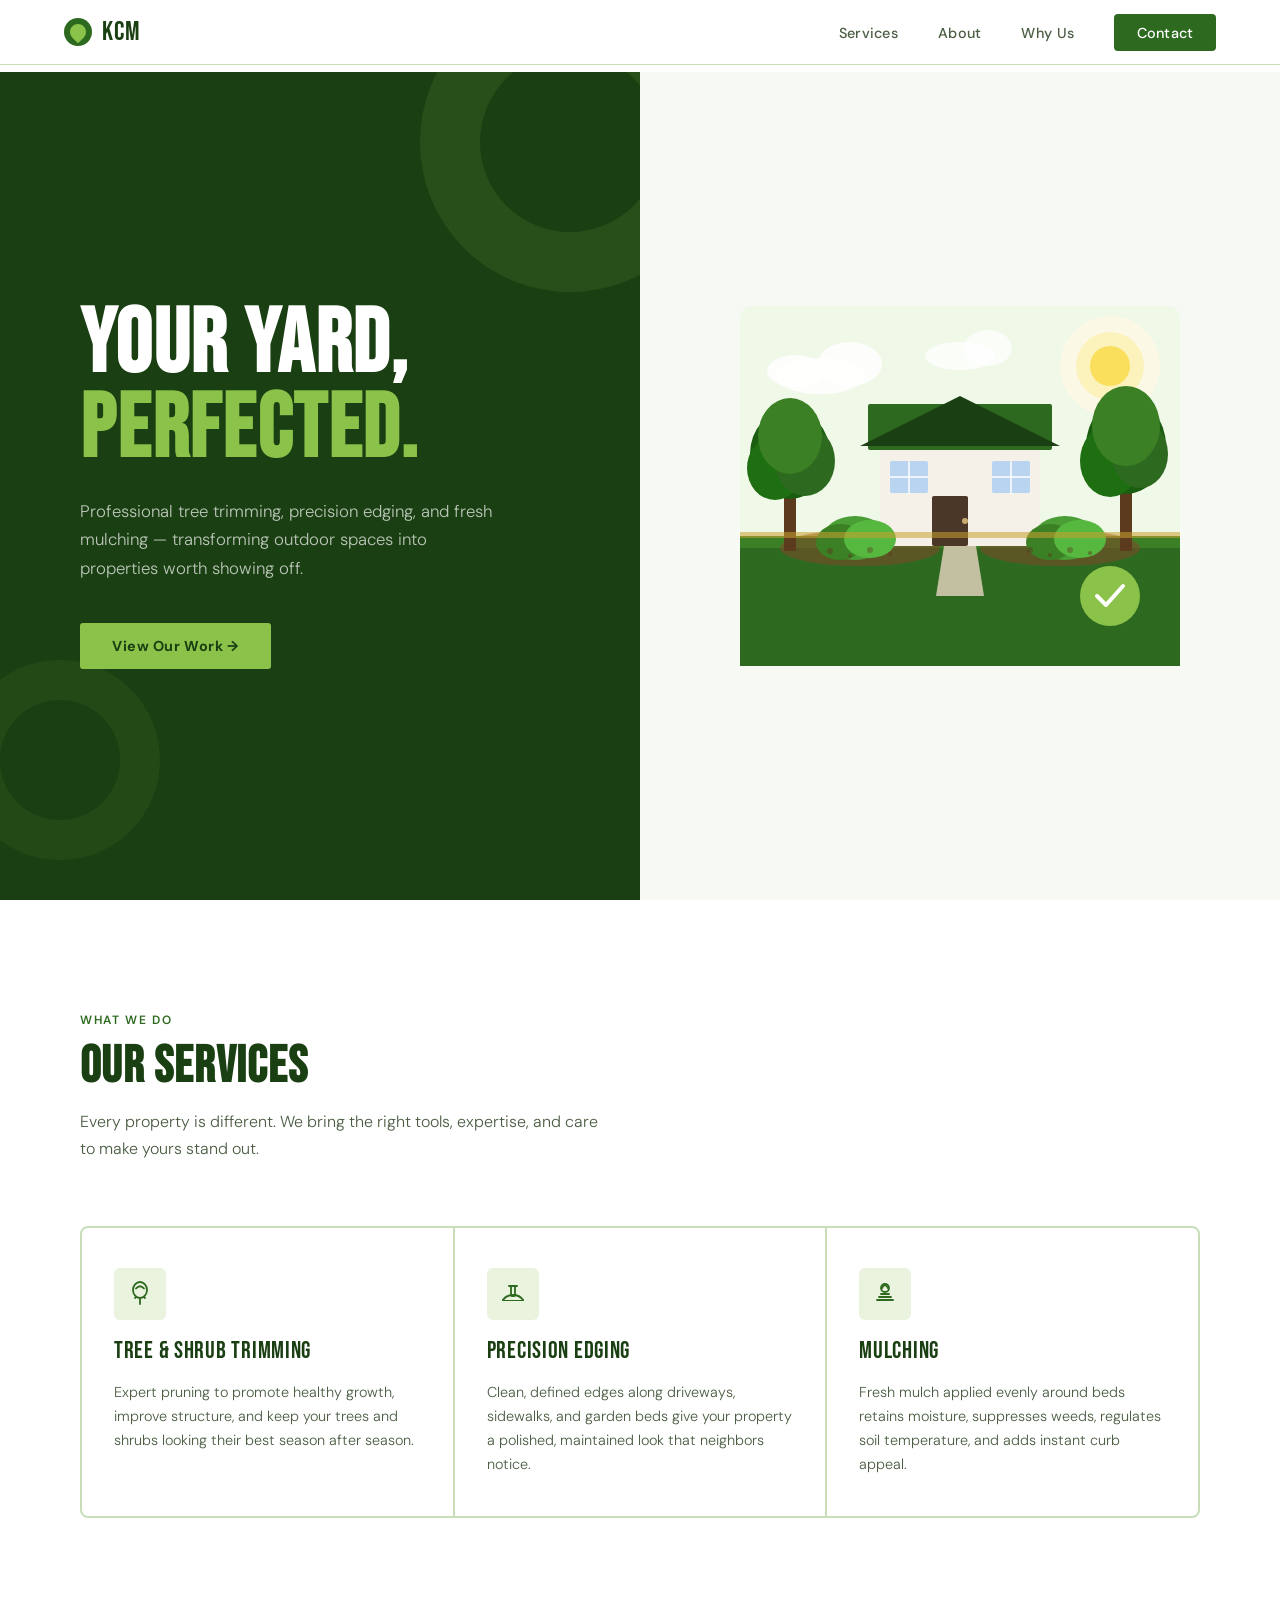
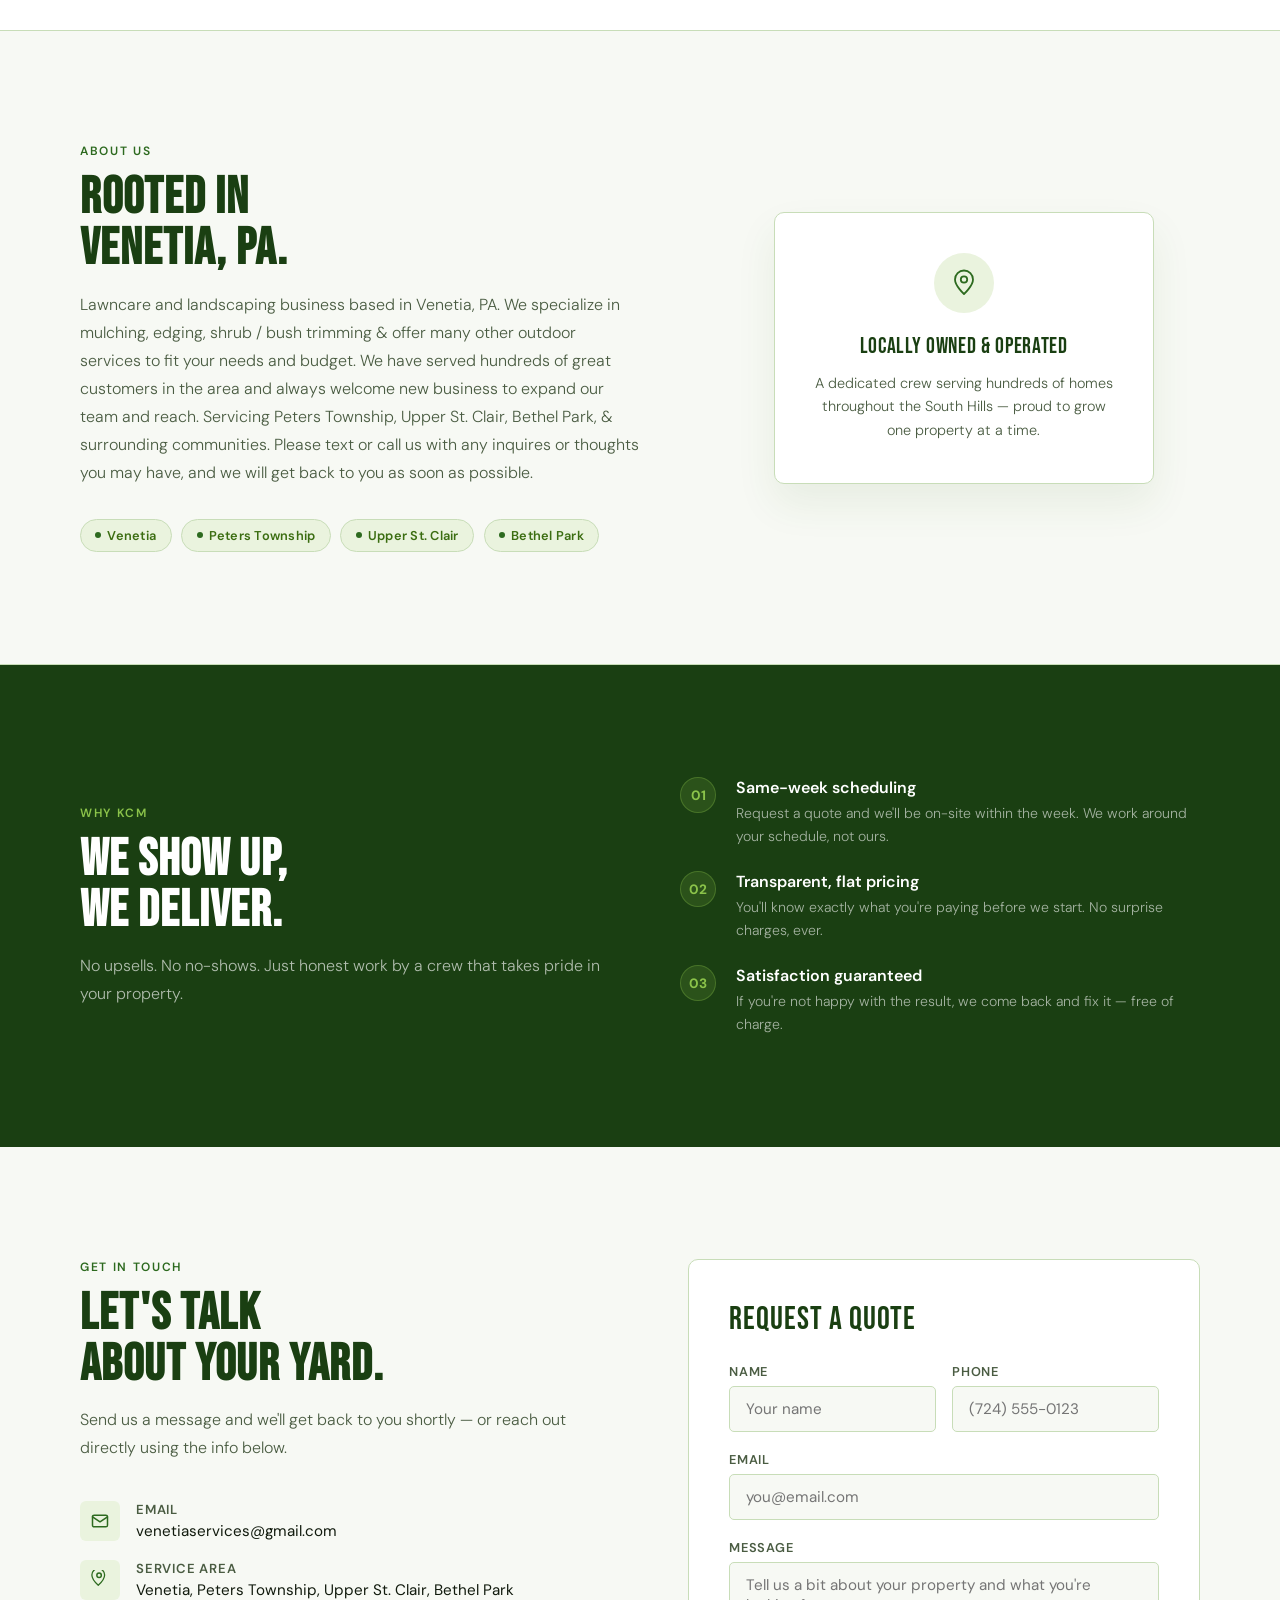
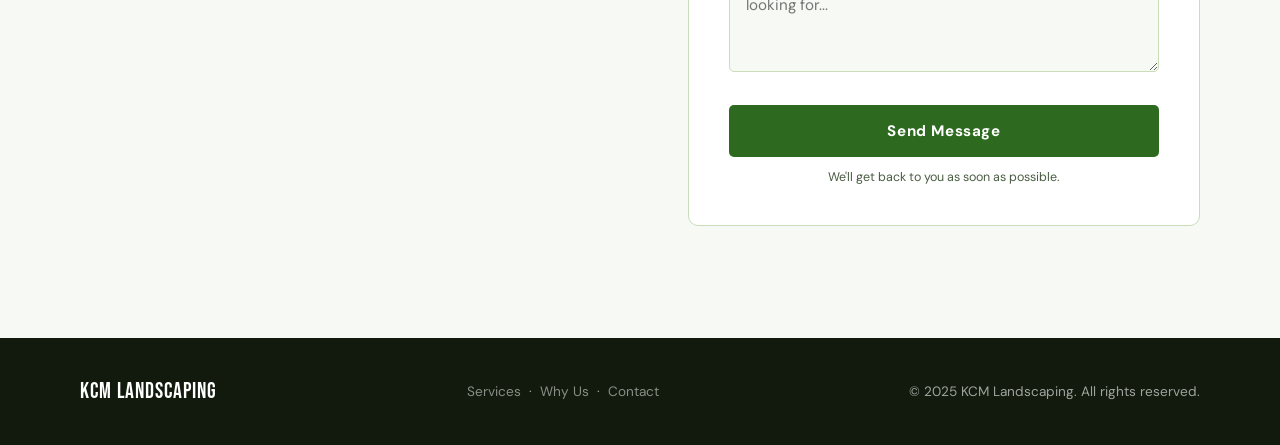
<file: index.html>
<!DOCTYPE html>
<html lang="en">
<head>
<meta charset="UTF-8">
<meta name="viewport" content="width=device-width, initial-scale=1.0">
<title>KCM Landscaping</title>
<link rel="preconnect" href="https://fonts.googleapis.com">
<link rel="preconnect" href="https://fonts.gstatic.com" crossorigin>
<link href="https://fonts.googleapis.com/css2?family=Bebas+Neue&family=DM+Sans:ital,wght@0,300;0,400;0,500;0,600;1,300&display=swap" rel="stylesheet">
<link rel="stylesheet" href="styles.css">
</head>
<body>

<!-- NAV -->
<nav>
  <div class="nav-logo">
    <span aria-hidden="true"></span>
    KCM
  </div>
  <ul class="nav-links">
    <li><a href="#services">Services</a></li>
    <li><a href="#about">About</a></li>
    <li><a href="#why">Why Us</a></li>
    <li><a href="#contact" class="nav-cta">Contact</a></li>
  </ul>
</nav>

<!-- HERO -->
<section class="hero">
  <div class="hero-left">
    <h1 class="hero-h1">Your Yard,<br><em>Perfected.</em></h1>
    <p class="hero-sub">Professional tree trimming, precision edging, and fresh mulching — transforming outdoor spaces into properties worth showing off.</p>
    <div class="hero-actions">
      <a href="#services" class="btn-primary">View Our Work →</a>
    </div>
  </div>
  <div class="hero-right">
    <div class="hero-visual">
      <div class="hero-scene">
        <!-- Landscaping scene illustration -->
        <svg class="scene-svg" viewBox="0 0 440 360" fill="none" xmlns="http://www.w3.org/2000/svg" aria-label="Lush landscaped garden illustration">
          <!-- Sky -->
          <rect width="440" height="360" fill="#f0f8e8" rx="12"/>
          <!-- Sun glow -->
          <circle cx="370" cy="60" r="50" fill="#fef9e7" opacity="0.8"/>
          <circle cx="370" cy="60" r="34" fill="#fdeea0" opacity="0.6"/>
          <circle cx="370" cy="60" r="20" fill="#f9d835" opacity="0.7"/>
          <!-- Clouds -->
          <ellipse cx="80" cy="70" rx="45" ry="18" fill="white" opacity="0.85"/>
          <ellipse cx="110" cy="58" rx="32" ry="22" fill="white" opacity="0.85"/>
          <ellipse cx="55" cy="65" rx="28" ry="16" fill="white" opacity="0.85"/>
          <ellipse cx="220" cy="50" rx="35" ry="14" fill="white" opacity="0.7"/>
          <ellipse cx="248" cy="42" rx="24" ry="18" fill="white" opacity="0.7"/>
          <!-- Ground -->
          <rect x="0" y="230" width="440" height="130" rx="0" fill="#2d6a1f"/>
          <rect x="0" y="230" width="440" height="12" fill="#3b8024" rx="0"/>
          <!-- Mulch beds -->
          <ellipse cx="120" cy="242" rx="80" ry="18" fill="#7B4B2A" opacity="0.6"/>
          <ellipse cx="320" cy="242" rx="80" ry="18" fill="#7B4B2A" opacity="0.6"/>
          <!-- House -->
          <rect x="140" y="130" width="160" height="110" fill="#f5f0e8" rx="2"/>
          <rect x="128" y="98" width="184" height="46" fill="#2d6a1f" rx="2"/>
          <!-- Roof triangle -->
          <polygon points="120,140 220,90 320,140" fill="#1a3f12"/>
          <!-- Door -->
          <rect x="192" y="190" width="36" height="50" fill="#4a3728" rx="2"/>
          <circle cx="225" cy="215" r="3" fill="#c8a96e"/>
          <!-- Windows -->
          <rect x="150" y="155" width="38" height="32" fill="#b8d4f0" rx="2"/>
          <rect x="252" y="155" width="38" height="32" fill="#b8d4f0" rx="2"/>
          <line x1="169" y1="155" x2="169" y2="187" stroke="white" stroke-width="1.5"/>
          <line x1="150" y1="171" x2="188" y2="171" stroke="white" stroke-width="1.5"/>
          <line x1="271" y1="155" x2="271" y2="187" stroke="white" stroke-width="1.5"/>
          <line x1="252" y1="171" x2="290" y2="171" stroke="white" stroke-width="1.5"/>
          <!-- Path -->
          <path d="M 204 240 L 196 290 L 244 290 L 236 240" fill="#d4c9b0" opacity="0.9"/>
          <!-- Big tree left -->
          <rect x="44" y="175" width="12" height="70" fill="#5c3a1e" rx="2"/>
          <ellipse cx="50" cy="148" rx="40" ry="45" fill="#1a5c10"/>
          <ellipse cx="35" cy="162" rx="28" ry="32" fill="#1e6e12"/>
          <ellipse cx="65" cy="155" rx="30" ry="35" fill="#2d6a1f"/>
          <ellipse cx="50" cy="130" rx="32" ry="38" fill="#3b8024"/>
          <!-- Big tree right -->
          <rect x="380" y="165" width="12" height="80" fill="#5c3a1e" rx="2"/>
          <ellipse cx="386" cy="140" rx="40" ry="48" fill="#1a5c10"/>
          <ellipse cx="370" cy="155" rx="30" ry="36" fill="#1e6e12"/>
          <ellipse cx="400" cy="148" rx="28" ry="34" fill="#2d6a1f"/>
          <ellipse cx="386" cy="120" rx="34" ry="40" fill="#3b8024"/>
          <!-- Shrubs -->
          <ellipse cx="115" cy="232" rx="32" ry="22" fill="#4a9e35"/>
          <ellipse cx="100" cy="236" rx="24" ry="18" fill="#3b8024"/>
          <ellipse cx="130" cy="233" rx="26" ry="19" fill="#56b83f"/>
          <ellipse cx="325" cy="232" rx="32" ry="22" fill="#4a9e35"/>
          <ellipse cx="310" cy="236" rx="24" ry="18" fill="#3b8024"/>
          <ellipse cx="340" cy="233" rx="26" ry="19" fill="#56b83f"/>
          <!-- Edging strip -->
          <rect x="0" y="226" width="440" height="6" fill="#c8a030" opacity="0.55" rx="1"/>
          <!-- Mulch dots texture -->
          <circle cx="90" cy="245" r="3" fill="#5c3a1e" opacity="0.5"/>
          <circle cx="110" cy="250" r="2" fill="#5c3a1e" opacity="0.5"/>
          <circle cx="130" cy="244" r="3" fill="#5c3a1e" opacity="0.4"/>
          <circle cx="150" cy="248" r="2" fill="#5c3a1e" opacity="0.5"/>
          <circle cx="290" cy="244" r="3" fill="#5c3a1e" opacity="0.5"/>
          <circle cx="310" cy="249" r="2" fill="#5c3a1e" opacity="0.5"/>
          <circle cx="330" cy="244" r="3" fill="#5c3a1e" opacity="0.4"/>
          <circle cx="350" cy="247" r="2" fill="#5c3a1e" opacity="0.5"/>
          <!-- Checkmark badge -->
          <circle cx="370" cy="290" r="30" fill="#8bc34a"/>
          <path d="M 357 290 L 366 299 L 383 280" stroke="white" stroke-width="4" stroke-linecap="round" stroke-linejoin="round" fill="none"/>
        </svg>
      </div>
    </div>
  </div>
</section>

<!-- SERVICES -->
<section class="services" id="services">
  <div class="section-label">What We Do</div>
  <h2 class="section-h2">Our Services</h2>
  <p class="section-sub">Every property is different. We bring the right tools, expertise, and care to make yours stand out.</p>

  <div class="services-grid">
    <!-- Tree & Shrub -->
    <div class="service-card">
      <div class="service-icon">
        <svg viewBox="0 0 28 28" fill="none" stroke="#2d6a1f" stroke-width="1.8" stroke-linecap="round" stroke-linejoin="round">
          <path d="M14 24V14"/>
          <path d="M9 18L14 14l5 4"/>
          <ellipse cx="14" cy="10" rx="7" ry="8" fill="#eaf3de" stroke="#2d6a1f"/>
          <path d="M10 8.5Q14 4 18 8.5"/>
        </svg>
      </div>
      <div class="service-name">Tree &amp; Shrub Trimming</div>
      <p class="service-desc">Expert pruning to promote healthy growth, improve structure, and keep your trees and shrubs looking their best season after season.</p>
    </div>
    <!-- Edging -->
    <div class="service-card">
      <div class="service-icon">
        <svg viewBox="0 0 28 28" fill="none" stroke="#2d6a1f" stroke-width="1.8" stroke-linecap="round" stroke-linejoin="round">
          <path d="M4 20h20"/>
          <path d="M4 20c2-3 6-5 10-5s8 2 10 5" fill="#eaf3de" stroke="#2d6a1f"/>
          <rect x="12" y="6" width="4" height="10" rx="1"/>
          <path d="M10 6h8"/>
        </svg>
      </div>
      <div class="service-name">Precision Edging</div>
      <p class="service-desc">Clean, defined edges along driveways, sidewalks, and garden beds give your property a polished, maintained look that neighbors notice.</p>
    </div>
    <!-- Mulching -->
    <div class="service-card">
      <div class="service-icon">
        <svg viewBox="0 0 28 28" fill="none" stroke="#2d6a1f" stroke-width="1.8" stroke-linecap="round" stroke-linejoin="round">
          <path d="M6 20h16M8 17h12M10 14h8"/>
          <circle cx="14" cy="8" r="4" fill="#eaf3de" stroke="#2d6a1f"/>
          <path d="M11 8c1-2 3-3 3-3s2 1 3 3"/>
        </svg>
      </div>
      <div class="service-name">Mulching</div>
      <p class="service-desc">Fresh mulch applied evenly around beds retains moisture, suppresses weeds, regulates soil temperature, and adds instant curb appeal.</p>
    </div>
  </div>
</section>

<!-- ABOUT -->
<section class="about" id="about">
  <div class="about-text">
    <div class="section-label">About Us</div>
    <h2 class="section-h2">Rooted in<br>Venetia, PA.</h2>
    <p class="about-copy">Lawncare and landscaping business based in Venetia, PA. We specialize in mulching, edging, shrub / bush trimming &amp; offer many other outdoor services to fit your needs and budget. We have served hundreds of great customers in the area and always welcome new business to expand our team and reach. Servicing Peters Township, Upper St. Clair, Bethel Park, &amp; surrounding communities. Please text or call us with any inquires or thoughts you may have, and we will get back to you as soon as possible.</p>
    <div class="about-areas">
      <span class="about-area-pill">Venetia</span>
      <span class="about-area-pill">Peters Township</span>
      <span class="about-area-pill">Upper St. Clair</span>
      <span class="about-area-pill">Bethel Park</span>
    </div>
  </div>
  <div class="about-visual">
    <div class="about-card">
      <div class="about-card-icon">
        <svg viewBox="0 0 28 28" fill="none" stroke="#2d6a1f" stroke-width="1.8" stroke-linecap="round" stroke-linejoin="round">
          <path d="M14 25s9-8.2 9-14.5A9 9 0 0 0 5 10.5C5 16.8 14 25 14 25z" fill="#eaf3de" stroke="#2d6a1f"/>
          <circle cx="14" cy="10.5" r="3.2"/>
        </svg>
      </div>
      <div class="about-card-title">Locally Owned &amp; Operated</div>
      <p class="about-card-desc">A dedicated crew serving hundreds of homes throughout the South Hills — proud to grow one property at a time.</p>
    </div>
  </div>
</section>

<!-- WHY US -->
<section class="why" id="why">
  <div class="why-left">
    <div class="section-label">Why KCM</div>
    <h2 class="section-h2">We Show Up,<br>We Deliver.</h2>
    <p class="section-sub">No upsells. No no-shows. Just honest work by a crew that takes pride in your property.</p>
  </div>
  <div class="why-features">
    <div class="why-feat">
      <div class="why-dot">01</div>
      <div>
        <div class="why-feat-title">Same-week scheduling</div>
        <p class="why-feat-desc">Request a quote and we'll be on-site within the week. We work around your schedule, not ours.</p>
      </div>
    </div>
    <div class="why-feat">
      <div class="why-dot">02</div>
      <div>
        <div class="why-feat-title">Transparent, flat pricing</div>
        <p class="why-feat-desc">You'll know exactly what you're paying before we start. No surprise charges, ever.</p>
      </div>
    </div>
    <div class="why-feat">
      <div class="why-dot">03</div>
      <div>
        <div class="why-feat-title">Satisfaction guaranteed</div>
        <p class="why-feat-desc">If you're not happy with the result, we come back and fix it — free of charge.</p>
      </div>
    </div>
  </div>
</section>

<!-- CONTACT -->
<section class="contact" id="contact">
  <div class="contact-info">
    <div class="section-label">Get In Touch</div>
    <h2 class="section-h2">Let's Talk<br>About Your Yard.</h2>
    <p class="section-sub">Send us a message and we'll get back to you shortly — or reach out directly using the info below.</p>
    <div class="contact-detail">
      <div class="contact-item">
        <div class="contact-item-icon">
          <svg viewBox="0 0 24 24" fill="none" stroke="currentColor" stroke-width="1.8" stroke-linecap="round" stroke-linejoin="round">
            <rect x="3" y="5" width="18" height="14" rx="2"/>
            <path d="M3 7l9 6 9-6"/>
          </svg>
        </div>
        <div class="contact-item-text">
          <strong>Email</strong>
          <span>venetiaservices@gmail.com</span>
        </div>
      </div>
      <div class="contact-item">
        <div class="contact-item-icon">
          <svg viewBox="0 0 24 24" fill="none" stroke="currentColor" stroke-width="1.8" stroke-linecap="round" stroke-linejoin="round">
            <path d="M14 25s9-8.2 9-14.5A9 9 0 0 0 5 10.5C5 16.8 14 25 14 25z" transform="translate(-2 -3) scale(0.85)"/>
            <circle cx="10.9" cy="6.4" r="2.7"/>
          </svg>
        </div>
        <div class="contact-item-text">
          <strong>Service Area</strong>
          <span>Venetia, Peters Township, Upper St. Clair, Bethel Park</span>
        </div>
      </div>
    </div>
  </div>

  <div class="form-card">
    <div class="form-title">Request a Quote</div>
    <form action="https://formsubmit.co/venetiaservices@gmail.com" method="POST">
      <input type="hidden" name="_subject" value="New Quote Request — KCM Landscaping Website">
      <input type="hidden" name="_template" value="table">
      <input type="hidden" name="_next" value="thank-you.html">
      <input type="text" name="_honey" class="form-honeypot" tabindex="-1" autocomplete="off">
      <div class="form-row">
        <div class="form-group">
          <label for="name">Name</label>
          <input type="text" id="name" name="Name" placeholder="Your name" required>
        </div>
        <div class="form-group">
          <label for="phone">Phone</label>
          <input type="tel" id="phone" name="Phone" placeholder="(724) 555-0123">
        </div>
      </div>
      <div class="form-group">
        <label for="email">Email</label>
        <input type="email" id="email" name="Email" placeholder="you@email.com" required>
      </div>
      <div class="form-group">
        <label for="message">Message</label>
        <textarea id="message" name="Message" placeholder="Tell us a bit about your property and what you're looking for..." required></textarea>
      </div>
      <button type="submit" class="btn-submit">Send Message</button>
      <p class="form-note">We'll get back to you as soon as possible.</p>
    </form>
  </div>
</section>


<!-- FOOTER -->
<footer>
  <div class="footer-logo">KCM Landscaping</div>
  <div><a href="#services">Services</a> &nbsp;·&nbsp; <a href="#why">Why Us</a> &nbsp;·&nbsp; <a href="#contact">Contact</a></div>
  <div>© 2025 KCM Landscaping. All rights reserved.</div>
</footer>


</body>
</html>
</file>
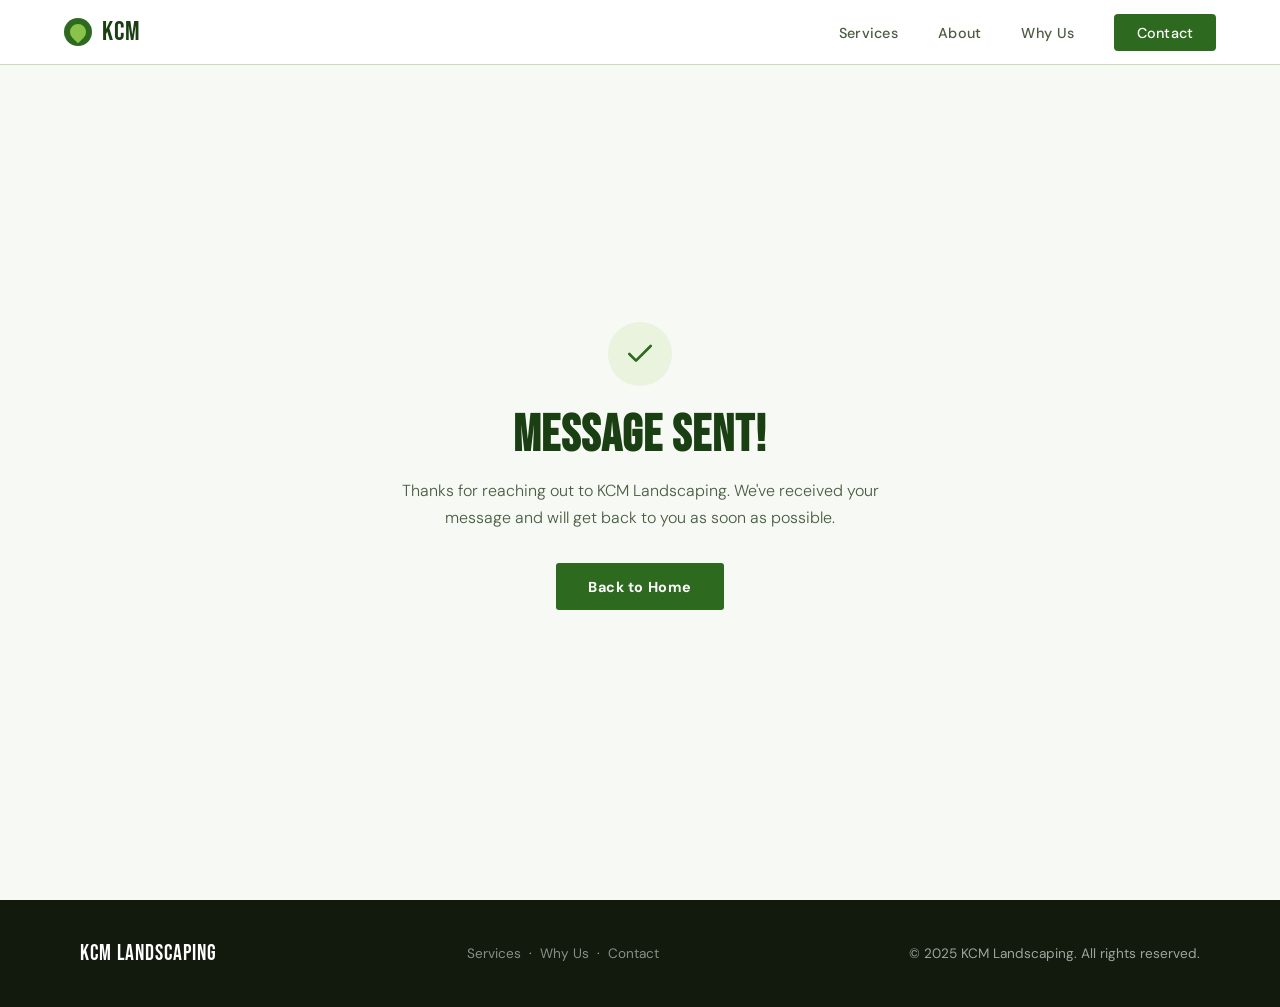
<file: thankYou.html>
<!DOCTYPE html>
<html lang="en">
<head>
<meta charset="UTF-8">
<meta name="viewport" content="width=device-width, initial-scale=1.0">
<title>Thank You | KCM Landscaping</title>
<link rel="preconnect" href="https://fonts.googleapis.com">
<link rel="preconnect" href="https://fonts.gstatic.com" crossorigin>
<link href="https://fonts.googleapis.com/css2?family=Bebas+Neue&family=DM+Sans:ital,wght@0,300;0,400;0,500;0,600;1,300&display=swap" rel="stylesheet">
<link rel="stylesheet" href="styles.css">
</head>
<body>

<!-- NAV -->
<nav>
  <div class="nav-logo">
    <span aria-hidden="true"></span>
    KCM
  </div>
  <ul class="nav-links">
    <li><a href="index.html#services">Services</a></li>
    <li><a href="index.html#about">About</a></li>
    <li><a href="index.html#why">Why Us</a></li>
    <li><a href="index.html#contact" class="nav-cta">Contact</a></li>
  </ul>
</nav>

<!-- THANK YOU -->
<section class="thanks">
  <div class="thanks-card">
    <div class="form-success-icon">
      <svg viewBox="0 0 24 24" fill="none" stroke="currentColor" stroke-width="2" stroke-linecap="round" stroke-linejoin="round">
        <path d="M20 6L9 17l-5-5"/>
      </svg>
    </div>
    <h1 class="section-h2">Message Sent!</h1>
    <p class="section-sub" style="margin: 0 auto 2rem;">Thanks for reaching out to KCM Landscaping. We've received your message and will get back to you as soon as possible.</p>
    <a href="index.html" class="btn-primary">Back to Home</a>
  </div>
</section>

<!-- FOOTER -->
<footer>
  <div class="footer-logo">KCM Landscaping</div>
  <div><a href="index.html#services">Services</a> &nbsp;·&nbsp; <a href="index.html#why">Why Us</a> &nbsp;·&nbsp; <a href="index.html#contact">Contact</a></div>
  <div>© 2025 KCM Landscaping. All rights reserved.</div>
</footer>

</body>
</html>
</file>
<file: styles.css>
*, *::before, *::after { box-sizing: border-box; margin: 0; padding: 0; }

:root {
  --green: #2d6a1f;
  --green-dark: #1a3f12;
  --green-light: #4a9e35;
  --green-pale: #eaf3de;
  --green-mid: #3b6d11;
  --white: #ffffff;
  --off-white: #f7f9f4;
  --text: #111a0d;
  --text-muted: #4a5c42;
  --accent: #8bc34a;
  --border: #c8ddb8;
}

html { scroll-behavior: smooth; }

body {
  font-family: 'DM Sans', sans-serif;
  color: var(--text);
  background: var(--white);
  overflow-x: hidden;
}

/* NAV */
nav {
  position: fixed;
  top: 0; left: 0; right: 0;
  z-index: 100;
  display: flex;
  align-items: center;
  justify-content: space-between;
  padding: 1rem 4rem;
  background: rgba(255,255,255,0.97);
  border-bottom: 1px solid var(--border);
  backdrop-filter: blur(8px);
}

.nav-logo {
  font-family: 'Bebas Neue', sans-serif;
  font-size: 1.7rem;
  letter-spacing: 0.04em;
  color: var(--green-dark);
  display: flex;
  align-items: center;
  gap: 10px;
}

.nav-logo span {
  display: inline-block;
  width: 28px; height: 28px;
  background: var(--green);
  border-radius: 50%;
  position: relative;
  flex-shrink: 0;
}

.nav-logo span::after {
  content: '';
  position: absolute;
  top: 6px; left: 6px;
  width: 16px; height: 16px;
  border-radius: 50% 50% 50% 0;
  background: var(--accent);
  transform: rotate(-45deg);
}

.nav-links {
  display: flex;
  align-items: center;
  gap: 2.5rem;
  list-style: none;
}

.nav-links a {
  text-decoration: none;
  color: var(--text-muted);
  font-size: 0.9rem;
  font-weight: 500;
  letter-spacing: 0.02em;
  transition: color 0.2s;
}

.nav-links a:hover { color: var(--green); }

.nav-cta {
  background: var(--green) !important;
  color: white !important;
  padding: 0.6rem 1.4rem;
  border-radius: 4px;
  transition: background 0.2s !important;
}

.nav-cta:hover { background: var(--green-dark) !important; }

/* HERO */
.hero {
  min-height: 100vh;
  display: grid;
  grid-template-columns: 1fr 1fr;
  padding-top: 72px;
}

.hero-left {
  background: var(--green-dark);
  padding: 6rem 4rem 6rem 5rem;
  display: flex;
  flex-direction: column;
  justify-content: center;
  position: relative;
  overflow: hidden;
}

.hero-left::before {
  content: '';
  position: absolute;
  top: -80px; right: -80px;
  width: 300px; height: 300px;
  border-radius: 50%;
  border: 60px solid rgba(139,195,74,0.12);
}

.hero-left::after {
  content: '';
  position: absolute;
  bottom: 40px; left: -40px;
  width: 200px; height: 200px;
  border-radius: 50%;
  border: 40px solid rgba(139,195,74,0.08);
}

.hero-tag {
  display: inline-flex;
  align-items: center;
  gap: 8px;
  background: rgba(139,195,74,0.15);
  border: 1px solid rgba(139,195,74,0.3);
  color: var(--accent);
  font-size: 0.78rem;
  font-weight: 600;
  letter-spacing: 0.12em;
  text-transform: uppercase;
  padding: 6px 14px;
  border-radius: 2px;
  margin-bottom: 2rem;
  width: fit-content;
}

.hero-tag::before {
  content: '';
  width: 6px; height: 6px;
  background: var(--accent);
  border-radius: 50%;
  display: inline-block;
}

.hero-h1 {
  font-family: 'Bebas Neue', sans-serif;
  font-size: clamp(4rem, 7vw, 6.5rem);
  line-height: 0.95;
  color: white;
  letter-spacing: 0.02em;
  margin-bottom: 1.5rem;
  position: relative;
  z-index: 1;
}

.hero-h1 em {
  font-style: normal;
  color: var(--accent);
}

.hero-sub {
  font-size: 1.05rem;
  color: rgba(255,255,255,0.7);
  line-height: 1.7;
  max-width: 420px;
  margin-bottom: 2.5rem;
  font-weight: 300;
  position: relative;
  z-index: 1;
}

.hero-actions {
  display: flex;
  gap: 1rem;
  flex-wrap: wrap;
  position: relative;
  z-index: 1;
}

.btn-primary {
  background: var(--accent);
  color: var(--green-dark);
  font-weight: 700;
  font-size: 0.9rem;
  letter-spacing: 0.04em;
  padding: 0.9rem 2rem;
  border: none;
  border-radius: 3px;
  cursor: pointer;
  text-decoration: none;
  display: inline-block;
  transition: background 0.2s, transform 0.15s;
}

.btn-primary:hover { background: #9ed45a; transform: translateY(-1px); }

.btn-outline {
  background: transparent;
  color: white;
  font-weight: 500;
  font-size: 0.9rem;
  padding: 0.9rem 2rem;
  border: 1px solid rgba(255,255,255,0.35);
  border-radius: 3px;
  cursor: pointer;
  text-decoration: none;
  display: inline-block;
  transition: border-color 0.2s, background 0.2s;
}

.btn-outline:hover { border-color: white; background: rgba(255,255,255,0.07); }

.hero-stats {
  display: flex;
  gap: 2.5rem;
  margin-top: 3.5rem;
  padding-top: 2rem;
  border-top: 1px solid rgba(255,255,255,0.12);
  position: relative;
  z-index: 1;
}

.stat-val {
  font-family: 'Bebas Neue', sans-serif;
  font-size: 2.2rem;
  color: var(--accent);
  line-height: 1;
  letter-spacing: 0.02em;
}

.stat-lbl {
  font-size: 0.78rem;
  color: rgba(255,255,255,0.55);
  margin-top: 4px;
  letter-spacing: 0.06em;
  text-transform: uppercase;
}

.hero-right {
  background: var(--off-white);
  display: flex;
  flex-direction: column;
  justify-content: center;
  align-items: center;
  position: relative;
  overflow: hidden;
}

.hero-visual {
  width: 100%;
  height: 100%;
  min-height: 500px;
  display: flex;
  align-items: center;
  justify-content: center;
  padding: 3rem;
  position: relative;
}

.hero-scene {
  width: 100%;
  max-width: 440px;
  position: relative;
}

/* SVG landscaping illustration */
.scene-svg {
  width: 100%;
  height: auto;
  display: block;
  border-radius: 8px;
  overflow: visible;
}

/* SERVICES */
.services {
  padding: 7rem 5rem;
  background: var(--white);
}

.section-label {
  font-size: 0.75rem;
  font-weight: 600;
  letter-spacing: 0.14em;
  text-transform: uppercase;
  color: var(--green);
  margin-bottom: 0.8rem;
}

.section-h2 {
  font-family: 'Bebas Neue', sans-serif;
  font-size: clamp(2.5rem, 4vw, 3.8rem);
  color: var(--green-dark);
  letter-spacing: 0.02em;
  line-height: 1;
  margin-bottom: 1rem;
}

.section-sub {
  font-size: 1rem;
  color: var(--text-muted);
  max-width: 520px;
  line-height: 1.7;
  margin-bottom: 4rem;
  font-weight: 300;
}

.services-grid {
  display: grid;
  grid-template-columns: repeat(3, 1fr);
  gap: 2px;
  background: var(--border);
  border: 2px solid var(--border);
  border-radius: 8px;
  overflow: hidden;
}

.service-card {
  background: var(--white);
  padding: 2.5rem 2rem;
  display: flex;
  flex-direction: column;
  gap: 1rem;
  transition: background 0.2s;
  cursor: default;
}

.service-card:hover { background: var(--green-pale); }

.service-icon {
  width: 52px; height: 52px;
  background: var(--green-pale);
  border-radius: 6px;
  display: flex;
  align-items: center;
  justify-content: center;
}

.service-card:hover .service-icon { background: rgba(255,255,255,0.8); }

.service-icon svg { width: 28px; height: 28px; }

.service-name {
  font-family: 'Bebas Neue', sans-serif;
  font-size: 1.5rem;
  color: var(--green-dark);
  letter-spacing: 0.03em;
}

.service-desc {
  font-size: 0.9rem;
  color: var(--text-muted);
  line-height: 1.65;
  font-weight: 300;
}

.service-link {
  color: var(--green);
  font-size: 0.85rem;
  font-weight: 600;
  text-decoration: none;
  margin-top: auto;
  display: flex;
  align-items: center;
  gap: 6px;
  transition: gap 0.2s;
}

.service-card:hover .service-link { gap: 10px; }

/* ABOUT */
.about {
  padding: 7rem 5rem;
  background: var(--off-white);
  display: grid;
  grid-template-columns: 1.2fr 1fr;
  gap: 5rem;
  align-items: center;
  border-top: 1px solid var(--border);
  border-bottom: 1px solid var(--border);
}

.about-copy {
  font-size: 1rem;
  color: var(--text-muted);
  line-height: 1.75;
  max-width: 560px;
  font-weight: 300;
  margin-bottom: 2rem;
}

.about-areas {
  display: flex;
  flex-wrap: wrap;
  gap: 0.6rem;
}

.about-area-pill {
  display: inline-flex;
  align-items: center;
  gap: 6px;
  background: var(--green-pale);
  border: 1px solid var(--border);
  color: var(--green-mid);
  font-size: 0.8rem;
  font-weight: 600;
  letter-spacing: 0.02em;
  padding: 0.45rem 0.9rem;
  border-radius: 20px;
}

.about-area-pill::before {
  content: '';
  width: 6px; height: 6px;
  background: var(--green);
  border-radius: 50%;
  display: inline-block;
}

.about-visual {
  display: flex;
  justify-content: center;
}

.about-card {
  background: var(--white);
  border: 1px solid var(--border);
  border-radius: 10px;
  padding: 2.5rem;
  max-width: 380px;
  text-align: center;
  box-shadow: 0 20px 40px rgba(45, 106, 31, 0.08);
}

.about-card-icon {
  width: 60px; height: 60px;
  background: var(--green-pale);
  border-radius: 50%;
  display: flex;
  align-items: center;
  justify-content: center;
  margin: 0 auto 1.25rem;
}

.about-card-icon svg { width: 28px; height: 28px; }

.about-card-title {
  font-family: 'Bebas Neue', sans-serif;
  font-size: 1.4rem;
  letter-spacing: 0.03em;
  color: var(--green-dark);
  margin-bottom: 0.75rem;
}

.about-card-desc {
  font-size: 0.9rem;
  color: var(--text-muted);
  line-height: 1.65;
  font-weight: 300;
}

/* WHY US */
.why {
  background: var(--green-dark);
  padding: 7rem 5rem;
  display: grid;
  grid-template-columns: 1fr 1fr;
  gap: 5rem;
  align-items: center;
}

.why-left .section-label { color: var(--accent); }
.why-left .section-h2 { color: white; }
.why-left .section-sub { color: rgba(255,255,255,0.65); margin-bottom: 0; }

.why-features {
  display: flex;
  flex-direction: column;
  gap: 1.5rem;
}

.why-feat {
  display: flex;
  gap: 1.25rem;
  align-items: flex-start;
}

.why-dot {
  width: 36px; height: 36px;
  border-radius: 50%;
  background: rgba(139,195,74,0.15);
  border: 1px solid rgba(139,195,74,0.3);
  display: flex;
  align-items: center;
  justify-content: center;
  flex-shrink: 0;
  color: var(--accent);
  font-size: 0.85rem;
  font-weight: 700;
}

.why-feat-title {
  font-weight: 600;
  font-size: 1rem;
  color: white;
  margin-bottom: 4px;
}

.why-feat-desc {
  font-size: 0.88rem;
  color: rgba(255,255,255,0.6);
  line-height: 1.6;
  font-weight: 300;
}

/* FORM */
.contact {
  padding: 7rem 5rem;
  background: var(--off-white);
  display: grid;
  grid-template-columns: 1fr 1fr;
  gap: 6rem;
  align-items: start;
}

.contact-info .section-sub { margin-bottom: 2.5rem; }

.contact-detail {
  display: flex;
  flex-direction: column;
  gap: 1.2rem;
}

.contact-item {
  display: flex;
  gap: 1rem;
  align-items: flex-start;
}

.contact-item-icon {
  width: 40px; height: 40px;
  background: var(--green-pale);
  border-radius: 6px;
  display: flex;
  align-items: center;
  justify-content: center;
  flex-shrink: 0;
}

.contact-item-icon svg { width: 20px; height: 20px; color: var(--green); }

.contact-item-text strong {
  display: block;
  font-size: 0.82rem;
  font-weight: 600;
  letter-spacing: 0.06em;
  text-transform: uppercase;
  color: var(--text-muted);
  margin-bottom: 2px;
}

.contact-item-text span {
  font-size: 0.95rem;
  color: var(--text);
}

/* FORM */
.form-card {
  background: white;
  border-radius: 10px;
  border: 1px solid var(--border);
  padding: 2.5rem;
}

.form-title {
  font-family: 'Bebas Neue', sans-serif;
  font-size: 2rem;
  color: var(--green-dark);
  letter-spacing: 0.03em;
  margin-bottom: 1.5rem;
}

.form-group {
  margin-bottom: 1.2rem;
}

label {
  display: block;
  font-size: 0.8rem;
  font-weight: 600;
  letter-spacing: 0.06em;
  text-transform: uppercase;
  color: var(--text-muted);
  margin-bottom: 6px;
}

input[type="text"],
input[type="email"],
input[type="tel"],
select,
textarea {
  width: 100%;
  padding: 0.75rem 1rem;
  border: 1px solid var(--border);
  border-radius: 5px;
  font-family: 'DM Sans', sans-serif;
  font-size: 0.95rem;
  color: var(--text);
  background: var(--off-white);
  outline: none;
  transition: border-color 0.2s, background 0.2s;
  appearance: none;
}

input:focus, select:focus, textarea:focus {
  border-color: var(--green);
  background: white;
}

textarea { resize: vertical; min-height: 110px; }

.form-row { display: grid; grid-template-columns: 1fr 1fr; gap: 1rem; }

.btn-submit {
  width: 100%;
  padding: 1rem;
  background: var(--green);
  color: white;
  font-family: 'DM Sans', sans-serif;
  font-size: 0.95rem;
  font-weight: 700;
  letter-spacing: 0.04em;
  border: none;
  border-radius: 5px;
  cursor: pointer;
  margin-top: 0.5rem;
  transition: background 0.2s, transform 0.15s;
}

.btn-submit:hover { background: var(--green-dark); transform: translateY(-1px); }

.form-note {
  text-align: center;
  font-size: 0.78rem;
  color: var(--text-muted);
  margin-top: 0.75rem;
}

.form-honeypot {
  position: absolute;
  left: -9999px;
  width: 1px;
  height: 1px;
  opacity: 0;
  pointer-events: none;
}

/* TESTIMONIAL STRIP */
.testimonials {
  padding: 5rem 5rem;
  background: var(--white);
}

.testimonials-header {
  text-align: center;
  margin-bottom: 3rem;
}

.testi-grid {
  display: grid;
  grid-template-columns: repeat(3, 1fr);
  gap: 1.5rem;
}

.testi-card {
  background: var(--off-white);
  border-radius: 8px;
  padding: 1.75rem;
  border: 1px solid var(--border);
  position: relative;
}

.testi-stars {
  color: var(--accent);
  font-size: 0.9rem;
  letter-spacing: 2px;
  margin-bottom: 1rem;
}

.testi-text {
  font-size: 0.92rem;
  line-height: 1.7;
  color: var(--text);
  font-style: italic;
  margin-bottom: 1.25rem;
  font-weight: 300;
}

.testi-author {
  font-weight: 600;
  font-size: 0.85rem;
  color: var(--green-dark);
}

.testi-loc {
  font-size: 0.78rem;
  color: var(--text-muted);
  margin-top: 2px;
}

/* THANK YOU PAGE */
.thanks {
  min-height: 100vh;
  display: flex;
  align-items: center;
  justify-content: center;
  padding: 8rem 2rem 6rem;
  background: var(--off-white);
}

.thanks-card {
  text-align: center;
  max-width: 480px;
}

.thanks .form-success-icon {
  width: 64px; height: 64px;
  margin-bottom: 1.5rem;
}

.thanks .form-success-icon svg { width: 32px; height: 32px; }

.thanks .btn-primary {
  background: var(--green);
  color: white;
}

.thanks .btn-primary:hover { background: var(--green-dark); }

/* FOOTER */
footer {
  background: var(--text);
  color: rgba(255,255,255,0.6);
  padding: 2.5rem 5rem;
  display: flex;
  align-items: center;
  justify-content: space-between;
  font-size: 0.85rem;
}

.footer-logo {
  font-family: 'Bebas Neue', sans-serif;
  font-size: 1.4rem;
  color: white;
  letter-spacing: 0.04em;
}

footer a { color: rgba(255,255,255,0.5); text-decoration: none; }
footer a:hover { color: white; }

/* ANIMATIONS */
@keyframes fadeUp {
  from { opacity: 0; transform: translateY(20px); }
  to { opacity: 1; transform: translateY(0); }
}

.hero-left > * { animation: fadeUp 0.7s ease both; }
.hero-left .hero-tag { animation-delay: 0.1s; }
.hero-left .hero-h1 { animation-delay: 0.22s; }
.hero-left .hero-sub { animation-delay: 0.34s; }
.hero-left .hero-actions { animation-delay: 0.46s; }
.hero-left .hero-stats { animation-delay: 0.58s; }

/* Success message */
.form-success {
  display: none;
  text-align: center;
  padding: 2rem;
}

.form-success.show { display: block; }

.form-success-icon {
  width: 60px; height: 60px;
  background: var(--green-pale);
  border-radius: 50%;
  display: flex;
  align-items: center;
  justify-content: center;
  margin: 0 auto 1rem;
}

.form-success-icon svg { width: 30px; height: 30px; color: var(--green); }

@media (max-width: 900px) {
  nav { padding: 1rem 1.5rem; }
  .nav-links { display: none; }
  .hero { grid-template-columns: 1fr; }
  .hero-right { min-height: 280px; }
  .hero-left { padding: 4rem 2rem; }
  .services, .testimonials { padding: 4rem 1.5rem; }
  .services-grid, .testi-grid { grid-template-columns: 1fr; }
  .about { grid-template-columns: 1fr; padding: 4rem 1.5rem; gap: 2.5rem; }
  .about-visual { justify-content: flex-start; }
  .why { grid-template-columns: 1fr; padding: 4rem 2rem; gap: 3rem; }
  .contact { grid-template-columns: 1fr; padding: 4rem 1.5rem; gap: 3rem; }
  footer { flex-direction: column; gap: 1rem; text-align: center; padding: 2rem 1.5rem; }
  .form-row { grid-template-columns: 1fr; }
}
</file>
